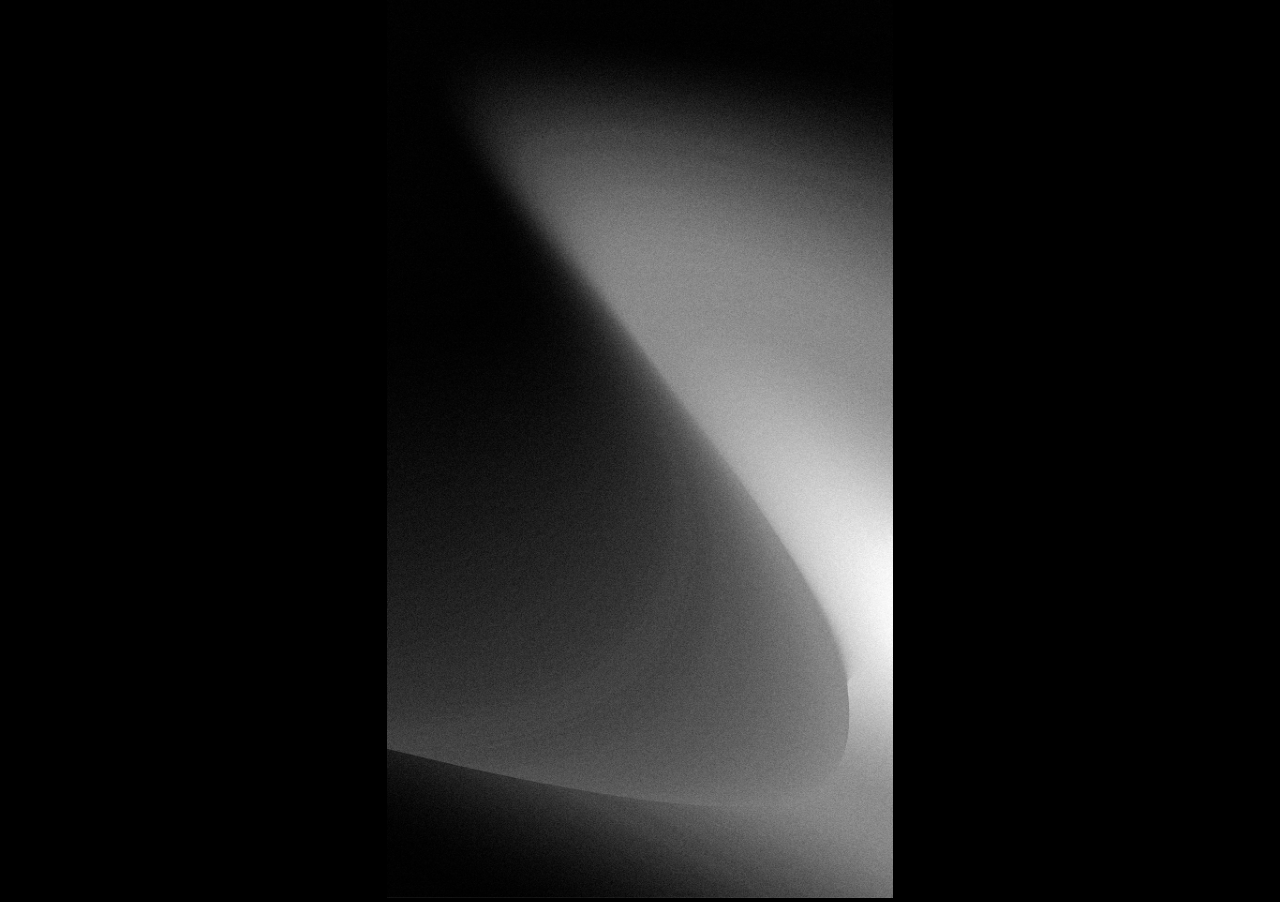
<file: page1.html>
<!DOCTYPE html>
<html lang="fr">
<head>
    <meta charset="UTF-8">
    <meta name="viewport" content="width=device-width, initial-scale=1.0">
    <title>Interaction au clic</title>
    <link rel="stylesheet" href="css/styles.css">
</head>
<body>
    <div class="container">
        <img id="imageDisplay" src="assets/images/page1/0001.png">
    </div>
    <script src="js/script1.js"></script>
</body>
</html>
</file>
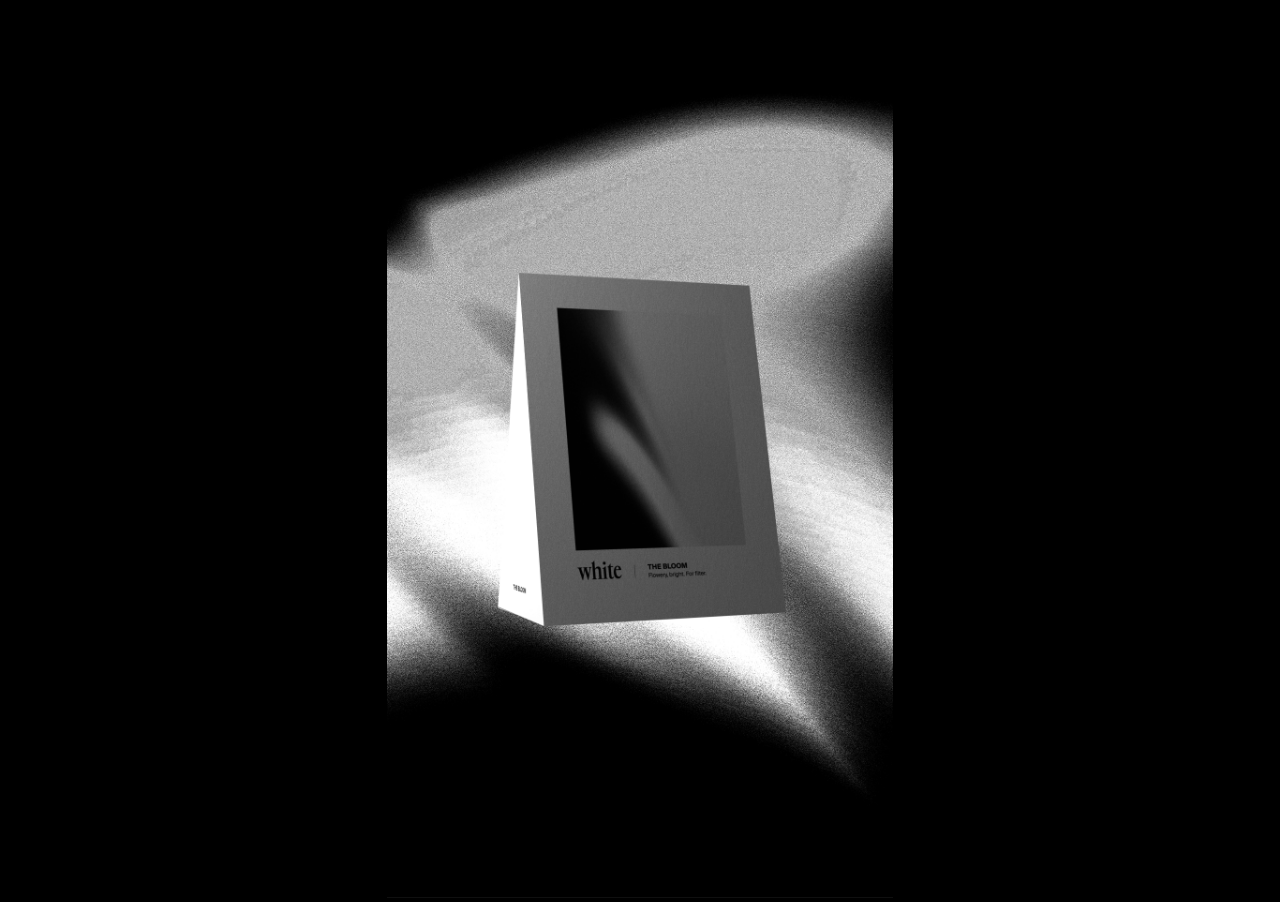
<file: page2.html>
<!DOCTYPE html>
<html lang="fr">
<head>
    <meta charset="UTF-8">
    <meta name="viewport" content="width=device-width, initial-scale=1.0">
    <title>Interaction au clic</title>
    <link rel="stylesheet" href="css/styles.css">
</head>
<body>
    <div class="container">
        <img id="imageDisplay" src="assets/images/page2/0001.png">
    </div>
    <script src="js/script2.js"></script>
</body>
</html>
</file>
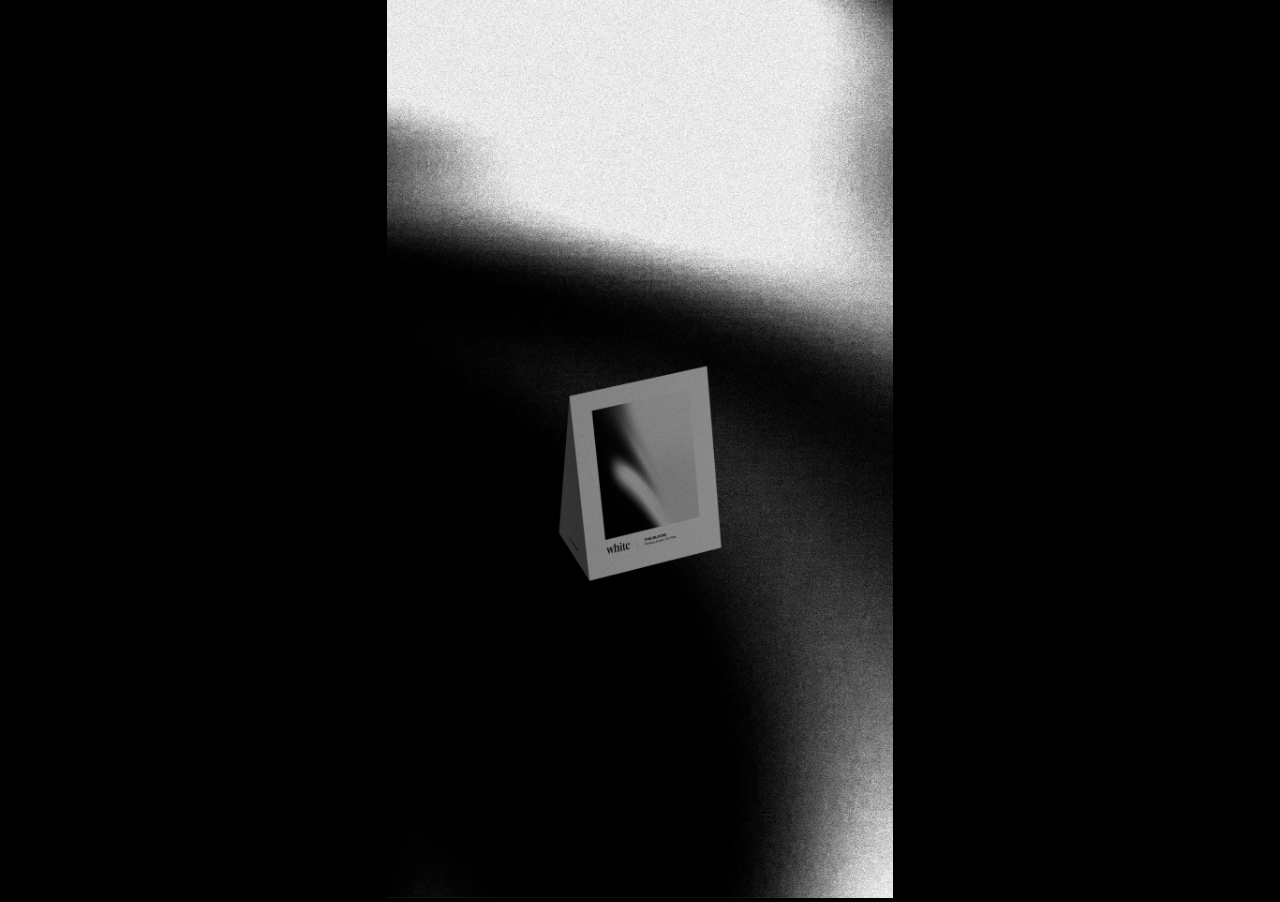
<file: page3.html>
<!DOCTYPE html>
<html lang="fr">
<head>
    <meta charset="UTF-8">
    <meta name="viewport" content="width=device-width, initial-scale=1.0">
    <title>Interaction au clic</title>
    <link rel="stylesheet" href="css/styles.css">
</head>
<body>
    <div class="container">
        <img id="imageDisplay" src="assets/images/page3/0001.png">
    </div>
    <script src="js/script3.js"></script>
</body>
</html>
</file>
<file: css/styles.css>
* {
    box-sizing: border-box;
}

body, html {
    margin: 0;
    padding: 0;
    height: 100vh;
    width: 100vw;
    display: flex;
    justify-content: center;
    align-items: center;
    background-color: #000;
    overflow: hidden;
}

#imageDisplay {
    width: 100%;
    height: auto;
    max-width: 100%;
    max-height: 100vh;
    object-fit: cover;
}
</file>
